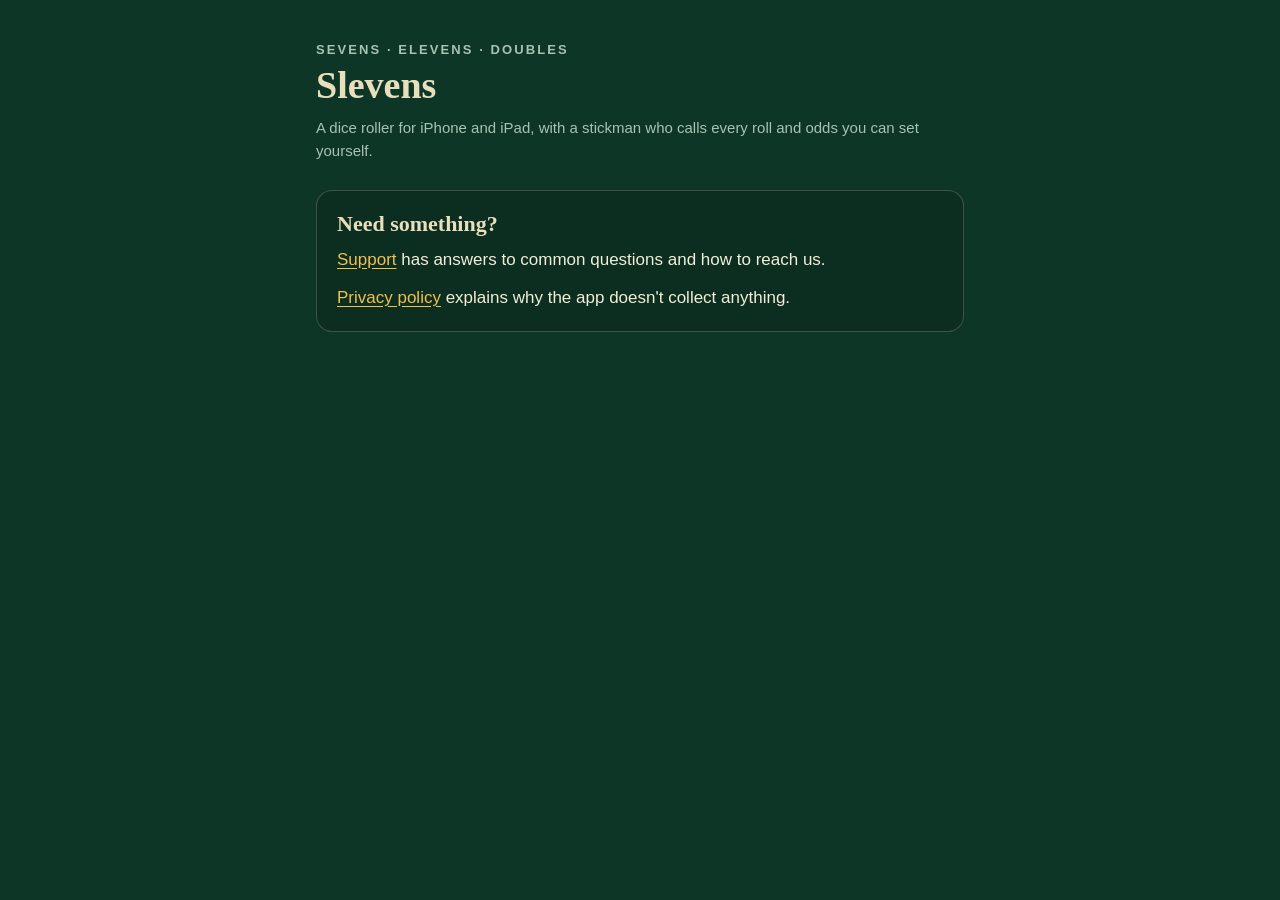
<file: index.html>
<!doctype html>
<html lang="en">
<head>
  <meta charset="utf-8">
  <meta name="viewport" content="width=device-width, initial-scale=1">
  <title>Slevens</title>
  <meta name="description" content="Slevens is a dice roller for iPhone and iPad, with a stickman who calls every roll and odds you can set yourself.">
  <link rel="stylesheet" href="assets/site.css">
</head>
<body>
  <main>
    <p class="eyebrow">Sevens · elevens · doubles</p>
    <h1>Slevens</h1>
    <p class="updated">A dice roller for iPhone and iPad, with a stickman who calls every roll and odds you can set yourself.</p>
    <section>
      <h2>Need something?</h2>
      <p><a href="support/">Support</a> has answers to common questions and how to reach us.</p>
      <p><a href="privacy/">Privacy policy</a> explains why the app doesn't collect anything.</p>
    </section>
  </main>
</body>
</html>
</file>
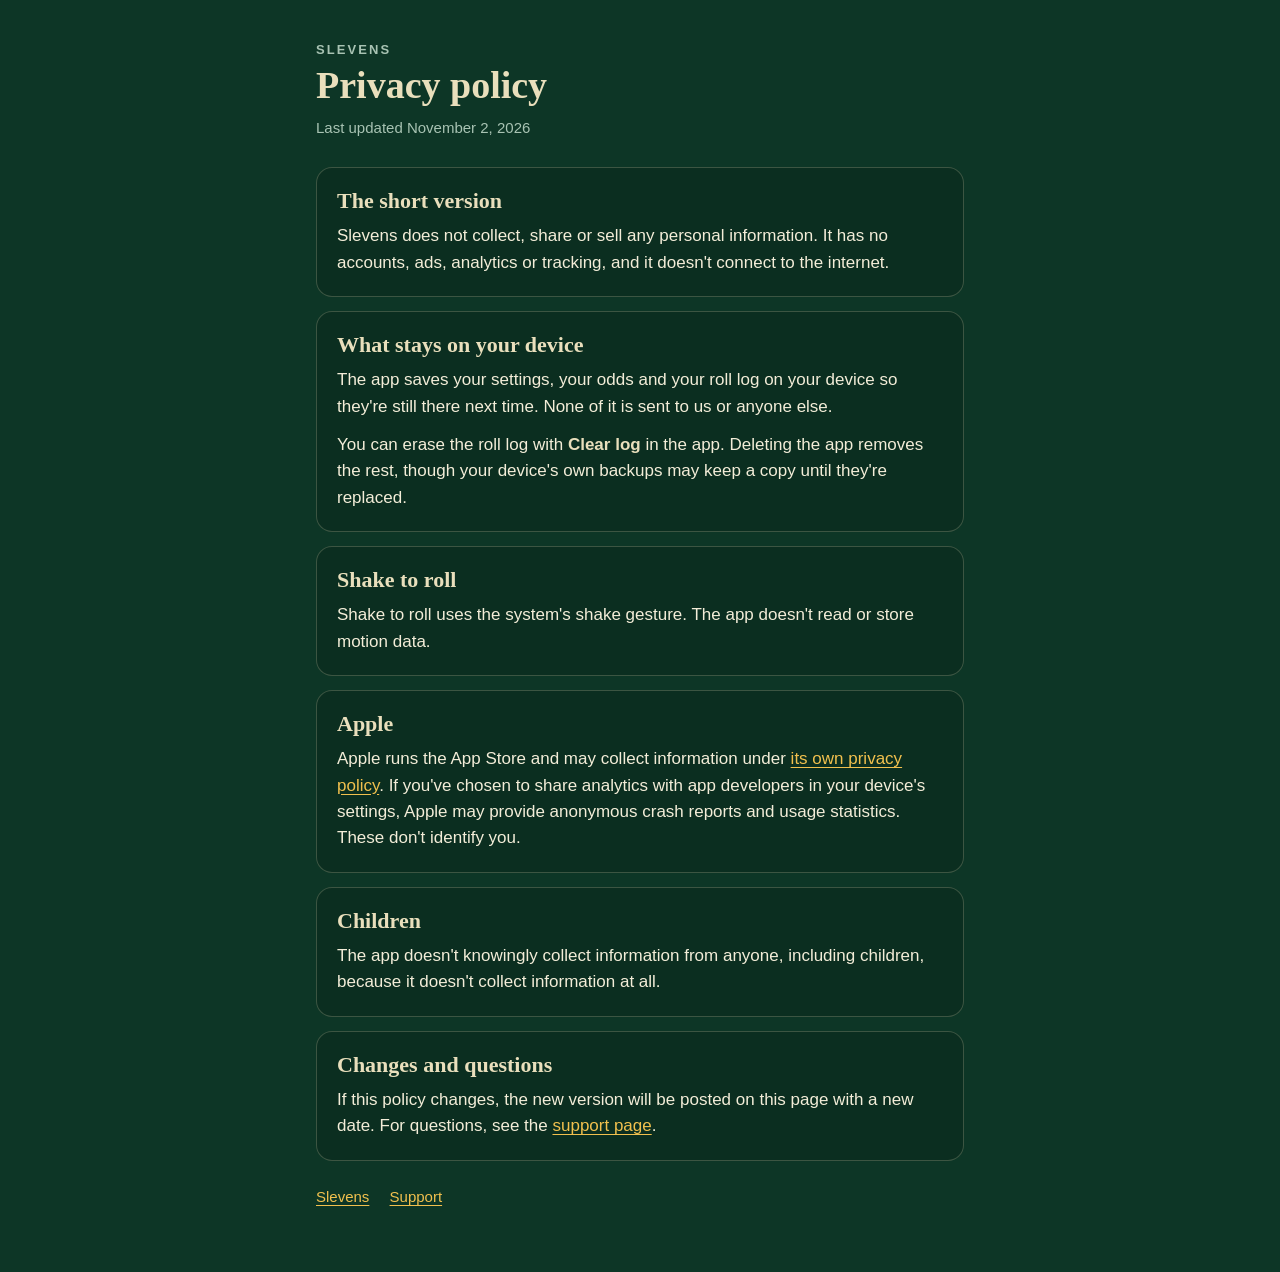
<file: privacy/index.html>
<!doctype html>
<html lang="en">
<head>
  <meta charset="utf-8">
  <meta name="viewport" content="width=device-width, initial-scale=1">
  <title>Privacy Policy · Slevens</title>
  <meta name="description" content="Slevens does not collect, share or sell any personal information.">
  <link rel="stylesheet" href="../assets/site.css">
</head>
<body>
  <main>
    <p class="eyebrow">Slevens</p>
    <h1>Privacy policy</h1>
    <p class="updated">Last updated November 2, 2026</p>

    <section>
      <h2>The short version</h2>
      <p>Slevens does not collect, share or sell any personal information. It has no accounts, ads, analytics or tracking, and it doesn't connect to the internet.</p>
    </section>

    <section>
      <h2>What stays on your device</h2>
      <p>The app saves your settings, your odds and your roll log on your device so they're still there next time. None of it is sent to us or anyone else.</p>
      <p>You can erase the roll log with <strong>Clear log</strong> in the app. Deleting the app removes the rest, though your device's own backups may keep a copy until they're replaced.</p>
    </section>

    <section>
      <h2>Shake to roll</h2>
      <p>Shake to roll uses the system's shake gesture. The app doesn't read or store motion data.</p>
    </section>

    <section>
      <h2>Apple</h2>
      <p>Apple runs the App Store and may collect information under <a href="https://www.apple.com/legal/privacy/">its own privacy policy</a>. If you've chosen to share analytics with app developers in your device's settings, Apple may provide anonymous crash reports and usage statistics. These don't identify you.</p>
    </section>

    <section>
      <h2>Children</h2>
      <p>The app doesn't knowingly collect information from anyone, including children, because it doesn't collect information at all.</p>
    </section>

    <section>
      <h2>Changes and questions</h2>
      <p>If this policy changes, the new version will be posted on this page with a new date. For questions, see the <a href="../support/">support page</a>.</p>
    </section>

    <footer>
      <a href="../">Slevens</a>
      <a href="../support/">Support</a>
    </footer>
  </main>
</body>
</html>
</file>
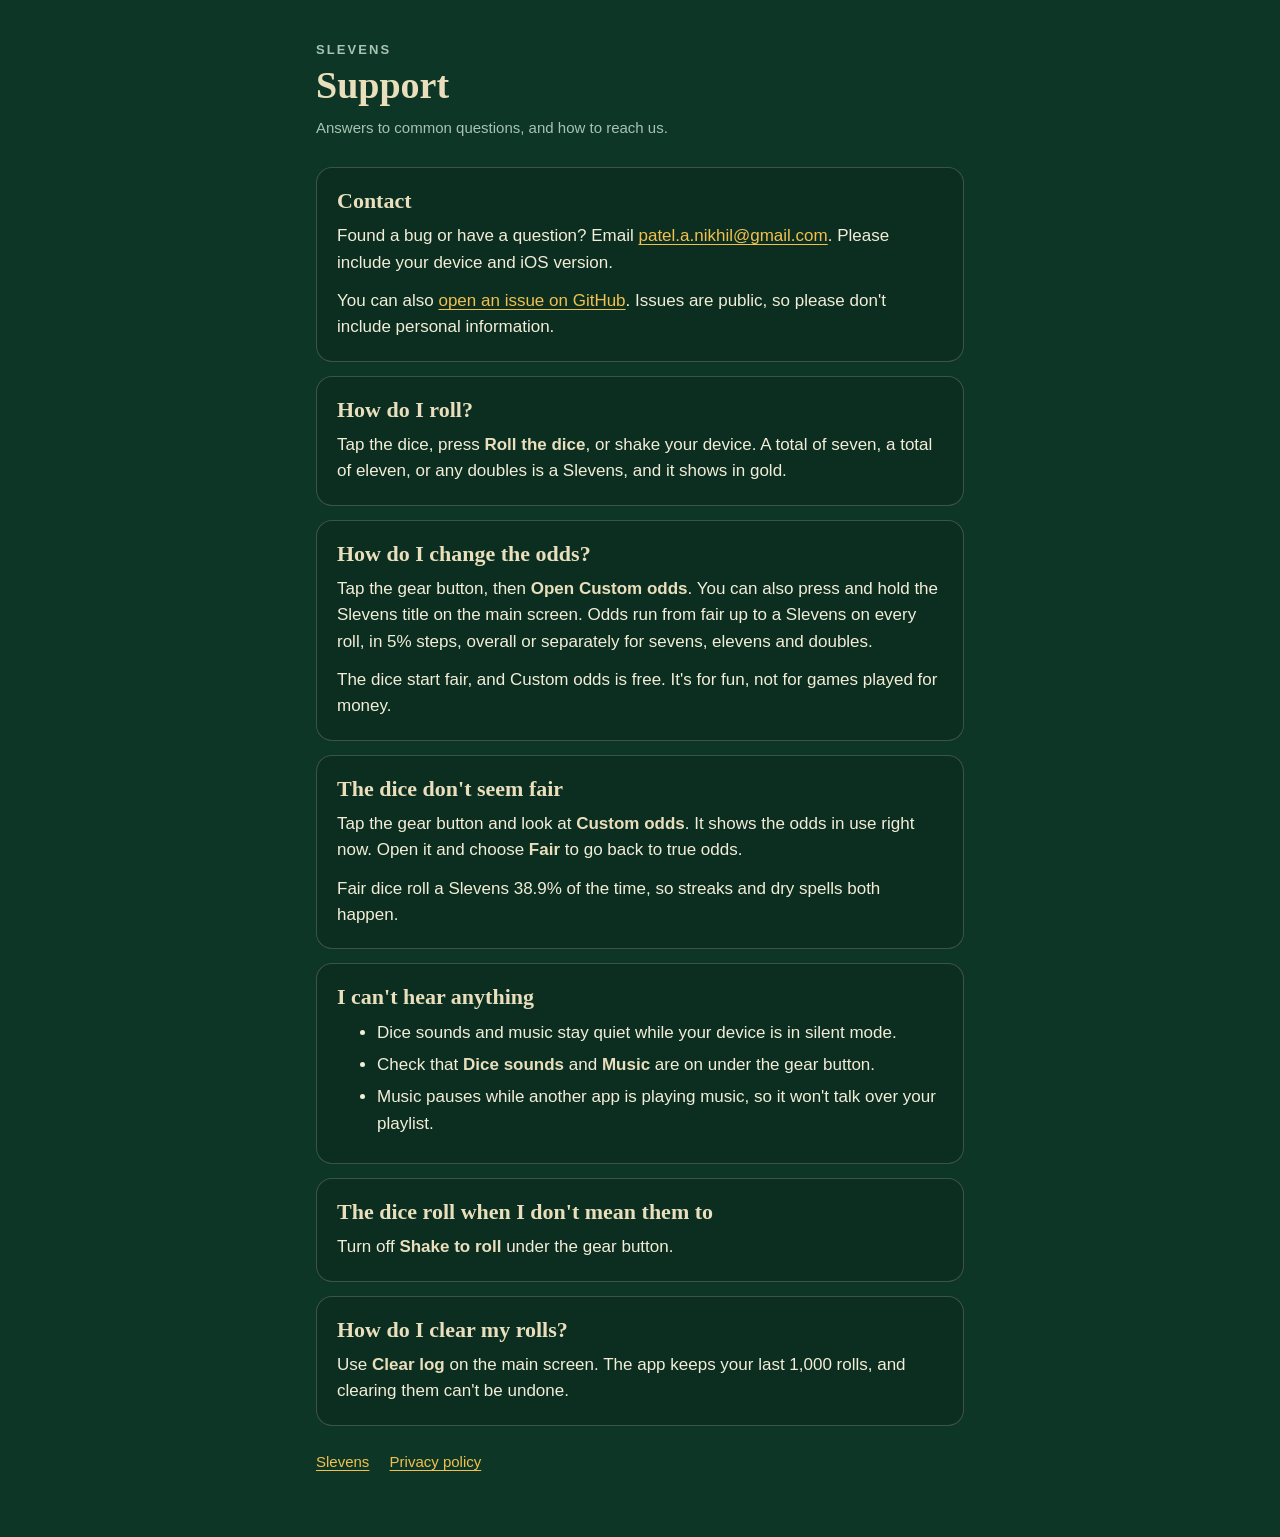
<file: support/index.html>
<!doctype html>
<html lang="en">
<head>
  <meta charset="utf-8">
  <meta name="viewport" content="width=device-width, initial-scale=1">
  <title>Support · Slevens</title>
  <meta name="description" content="Help with the Slevens dice roller, and how to get in touch.">
  <link rel="stylesheet" href="../assets/site.css">
</head>
<body>
  <main>
    <p class="eyebrow">Slevens</p>
    <h1>Support</h1>
    <p class="updated">Answers to common questions, and how to reach us.</p>

    <section>
      <h2>Contact</h2>
      <p>Found a bug or have a question? Email <a href="mailto:patel.a.nikhil@gmail.com">patel.a.nikhil@gmail.com</a>. Please include your device and iOS version.</p>
      <p>You can also <a href="https://github.com/NikhilAPatel/slevens-site/issues/new">open an issue on GitHub</a>. Issues are public, so please don't include personal information.</p>
    </section>

    <section>
      <h2>How do I roll?</h2>
      <p>Tap the dice, press <strong>Roll the dice</strong>, or shake your device. A total of seven, a total of eleven, or any doubles is a Slevens, and it shows in gold.</p>
    </section>

    <section>
      <h2>How do I change the odds?</h2>
      <p>Tap the gear button, then <strong>Open Custom odds</strong>. You can also press and hold the Slevens title on the main screen. Odds run from fair up to a Slevens on every roll, in 5% steps, overall or separately for sevens, elevens and doubles.</p>
      <p>The dice start fair, and Custom odds is free. It's for fun, not for games played for money.</p>
    </section>

    <section>
      <h2>The dice don't seem fair</h2>
      <p>Tap the gear button and look at <strong>Custom odds</strong>. It shows the odds in use right now. Open it and choose <strong>Fair</strong> to go back to true odds.</p>
      <p>Fair dice roll a Slevens 38.9% of the time, so streaks and dry spells both happen.</p>
    </section>

    <section>
      <h2>I can't hear anything</h2>
      <ul>
        <li>Dice sounds and music stay quiet while your device is in silent mode.</li>
        <li>Check that <strong>Dice sounds</strong> and <strong>Music</strong> are on under the gear button.</li>
        <li>Music pauses while another app is playing music, so it won't talk over your playlist.</li>
      </ul>
    </section>

    <section>
      <h2>The dice roll when I don't mean them to</h2>
      <p>Turn off <strong>Shake to roll</strong> under the gear button.</p>
    </section>

    <section>
      <h2>How do I clear my rolls?</h2>
      <p>Use <strong>Clear log</strong> on the main screen. The app keeps your last 1,000 rolls, and clearing them can't be undone.</p>
    </section>

    <footer>
      <a href="../">Slevens</a>
      <a href="../privacy/">Privacy policy</a>
    </footer>
  </main>
</body>
</html>
</file>
<file: assets/site.css>
:root {
  --felt: #17573c;
  --felt-deep: #0d3626;
  --panel: #0b2e20;
  --line: #e9dfbc;
  --rule: rgba(233, 223, 188, 0.22);
  --gold: #f1c04e;
  --fg: #f3edd8;
  --muted: #a8c3b3;
  color-scheme: dark;
}

* {
  box-sizing: border-box;
}

body {
  margin: 0;
  background: var(--felt-deep);
  color: var(--fg);
  font: 17px/1.55 -apple-system, BlinkMacSystemFont, "Avenir Next", "Segoe UI", Roboto, sans-serif;
}

main {
  max-width: 680px;
  margin: 0 auto;
  padding: 40px 16px 64px;
}

.eyebrow {
  margin: 0 0 4px;
  color: var(--muted);
  font-size: 13px;
  font-weight: 600;
  letter-spacing: 0.16em;
  text-transform: uppercase;
}

h1,
h2 {
  font-family: Rockwell, "Roboto Slab", Georgia, serif;
  font-weight: 700;
  color: var(--line);
  line-height: 1.15;
}

h1 {
  margin: 0 0 8px;
  font-size: 38px;
}

h2 {
  margin: 0 0 10px;
  font-size: 22px;
}

.updated {
  margin: 0 0 28px;
  color: var(--muted);
  font-size: 15px;
}

section {
  margin-bottom: 14px;
  padding: 20px;
  background: var(--panel);
  border: 1px solid var(--rule);
  border-radius: 16px;
}

section > :last-child {
  margin-bottom: 0;
}

p,
ul {
  margin: 0 0 12px;
}

li {
  margin-bottom: 6px;
}

a {
  color: var(--gold);
  text-underline-offset: 3px;
}

a:focus-visible {
  outline: 3px solid var(--gold);
  outline-offset: 3px;
}

strong {
  color: var(--line);
}

footer {
  margin-top: 24px;
  color: var(--muted);
  font-size: 15px;
}

footer a {
  margin-right: 16px;
}
</file>
